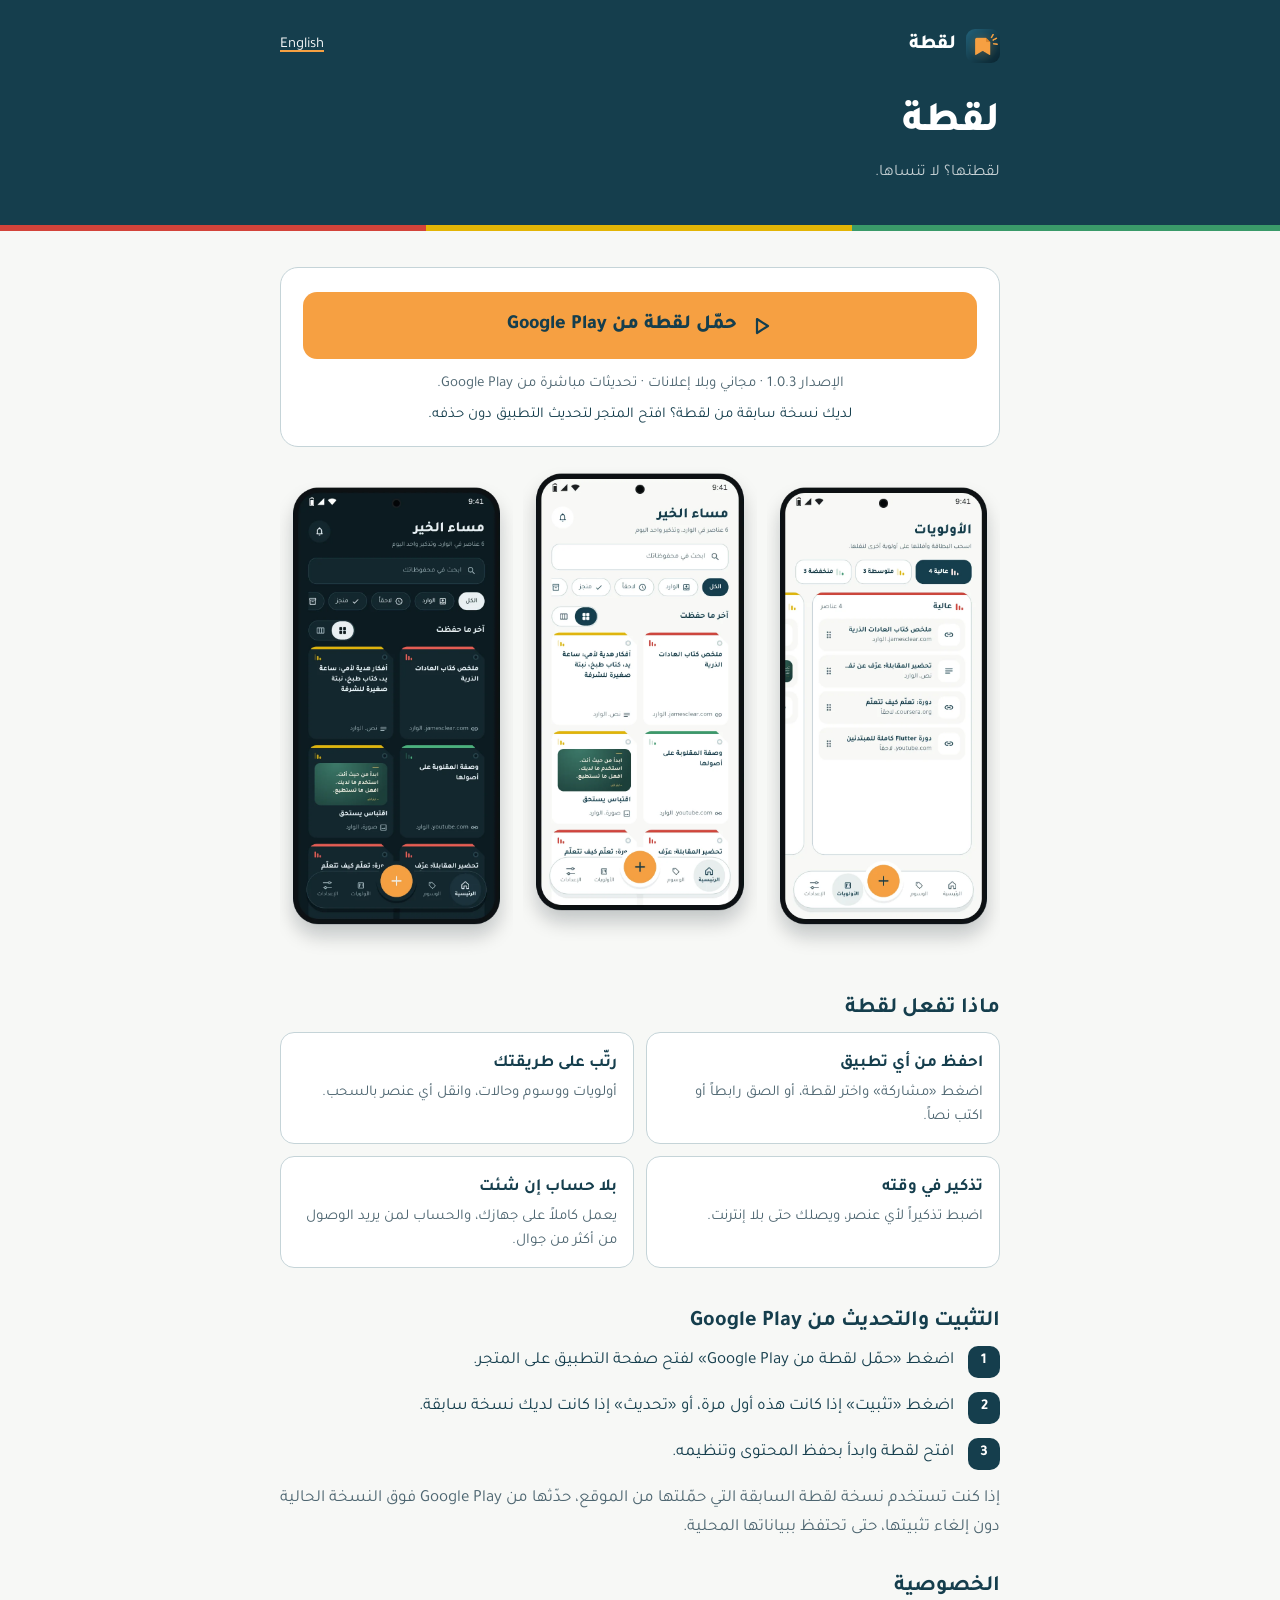
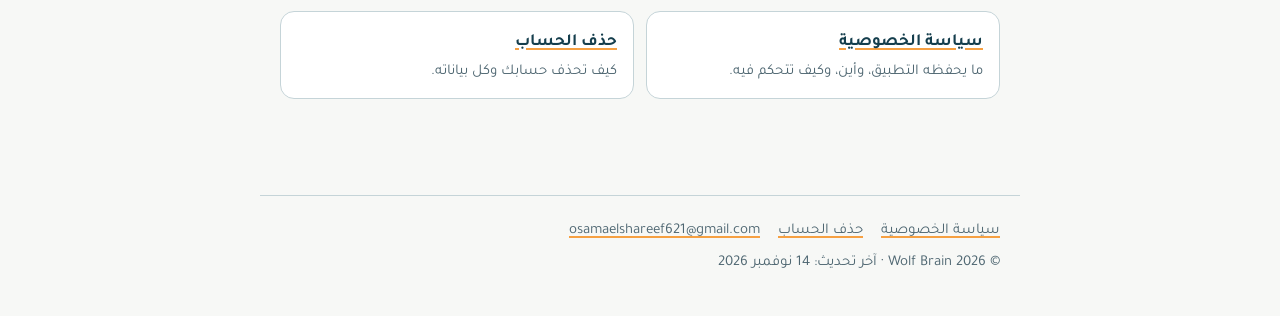
<file: index.html>
<!doctype html>
<html lang="ar" dir="rtl">
<head>
<meta charset="utf-8">
<meta name="viewport" content="width=device-width,initial-scale=1">
<title>لقطة · لقطة</title>
<link rel="icon" type="image/png" href="icon.png">
<link rel="apple-touch-icon" href="icon.png">
<meta name="description" content="لقطتها؟ لا تنساها.">
<meta property="og:type" content="website">
<meta property="og:site_name" content="لقطة">
<meta property="og:title" content="لقطة · لقطة">
<meta property="og:description" content="لقطتها؟ لا تنساها.">
<meta property="og:image" content="https://osamadev11.github.io/lukta-legal/og.png">
<meta property="og:image:width" content="1200">
<meta property="og:image:height" content="630">
<meta name="twitter:card" content="summary_large_image">
<link rel="preconnect" href="https://fonts.googleapis.com">
<link rel="preconnect" href="https://fonts.gstatic.com" crossorigin>
<link href="https://fonts.googleapis.com/css2?family=Tajawal:wght@400;500;700;800&display=swap" rel="stylesheet">
<link rel="stylesheet" href="style.css">
</head>
<body>
<header class="hero">
  <div class="wrap">
    <div class="top">
      <a class="brand" href="index.html"><img class="mark" src="icon.png" alt="" width="34" height="34">لقطة</a>
      <span class="lang"><a href="index-en.html" hreflang="en">English</a></span>
    </div>
    <h1>لقطة</h1>
    <p class="sub">لقطتها؟ لا تنساها.</p>
  </div>
</header>
<main class="wrap">
<section class="dl" aria-label="تحميل التطبيق">
  <a class="btn" href="https://play.google.com/store/apps/details?id=com.wolfbrain.lukta"><svg viewBox="0 0 24 24" aria-hidden="true" fill="none" stroke="currentColor" stroke-width="2.2" stroke-linecap="round" stroke-linejoin="round"><path d="m8 5 11 7-11 7z"/></svg>حمّل لقطة من Google Play</a>
  <p class="meta">الإصدار 1.0.3 · مجاني وبلا إعلانات · تحديثات مباشرة من Google Play.</p>
  <p class="old">لديك نسخة سابقة من لقطة؟ افتح المتجر لتحديث التطبيق دون حذفه.</p>
</section>
<div class="shots"><img src="ar_light_priorities.webp" width="336" height="710" loading="lazy" alt="شاشة الأولويات"><img src="ar_light_home.webp" width="336" height="710" loading="lazy" alt="الشاشة الرئيسية"><img src="ar_dark_home.webp" width="336" height="710" loading="lazy" alt="الشاشة الرئيسية بالوضع الداكن"></div>
<section>
  <h2>ماذا تفعل لقطة</h2>
  <ul class="glance">
    <li><b>احفظ من أي تطبيق</b><span>اضغط «مشاركة» واختر لقطة، أو الصق رابطاً أو اكتب نصاً.</span></li>
    <li><b>رتّب على طريقتك</b><span>أولويات ووسوم وحالات، وانقل أي عنصر بالسحب.</span></li>
    <li><b>تذكير في وقته</b><span>اضبط تذكيراً لأي عنصر، ويصلك حتى بلا إنترنت.</span></li>
    <li><b>بلا حساب إن شئت</b><span>يعمل كاملاً على جهازك، والحساب لمن يريد الوصول من أكثر من جوال.</span></li>
  </ul>
</section>
<section>
  <h2>التثبيت والتحديث من Google Play</h2>
  <ol class="steps">
    <li>اضغط «حمّل لقطة من Google Play» لفتح صفحة التطبيق على المتجر.</li>
    <li>اضغط «تثبيت» إذا كانت هذه أول مرة، أو «تحديث» إذا كانت لديك نسخة سابقة.</li>
    <li>افتح لقطة وابدأ بحفظ المحتوى وتنظيمه.</li>
  </ol>
  <p class="muted">إذا كنت تستخدم نسخة لقطة السابقة التي حمّلتها من الموقع، حدّثها من Google Play فوق النسخة الحالية دون إلغاء تثبيتها، حتى تحتفظ ببياناتها المحلية.</p>
</section>
<section>
  <h2>الخصوصية</h2>
  <ul class="glance">
    <li><b><a href="privacy.html">سياسة الخصوصية</a></b><span>ما يحفظه التطبيق، وأين، وكيف تتحكم فيه.</span></li>
    <li><b><a href="delete-account.html">حذف الحساب</a></b><span>كيف تحذف حسابك وكل بياناته.</span></li>
  </ul>
</section>
</main>
<footer class="wrap">
  <nav><a href="privacy.html">سياسة الخصوصية</a><a href="delete-account.html">حذف الحساب</a><a class="ltr" href="mailto:osamaelshareef621@gmail.com">osamaelshareef621@gmail.com</a></nav>
  © 2026 Wolf Brain · آخر تحديث: 14 نوفمبر 2026
</footer>
</body>
</html>
</file>
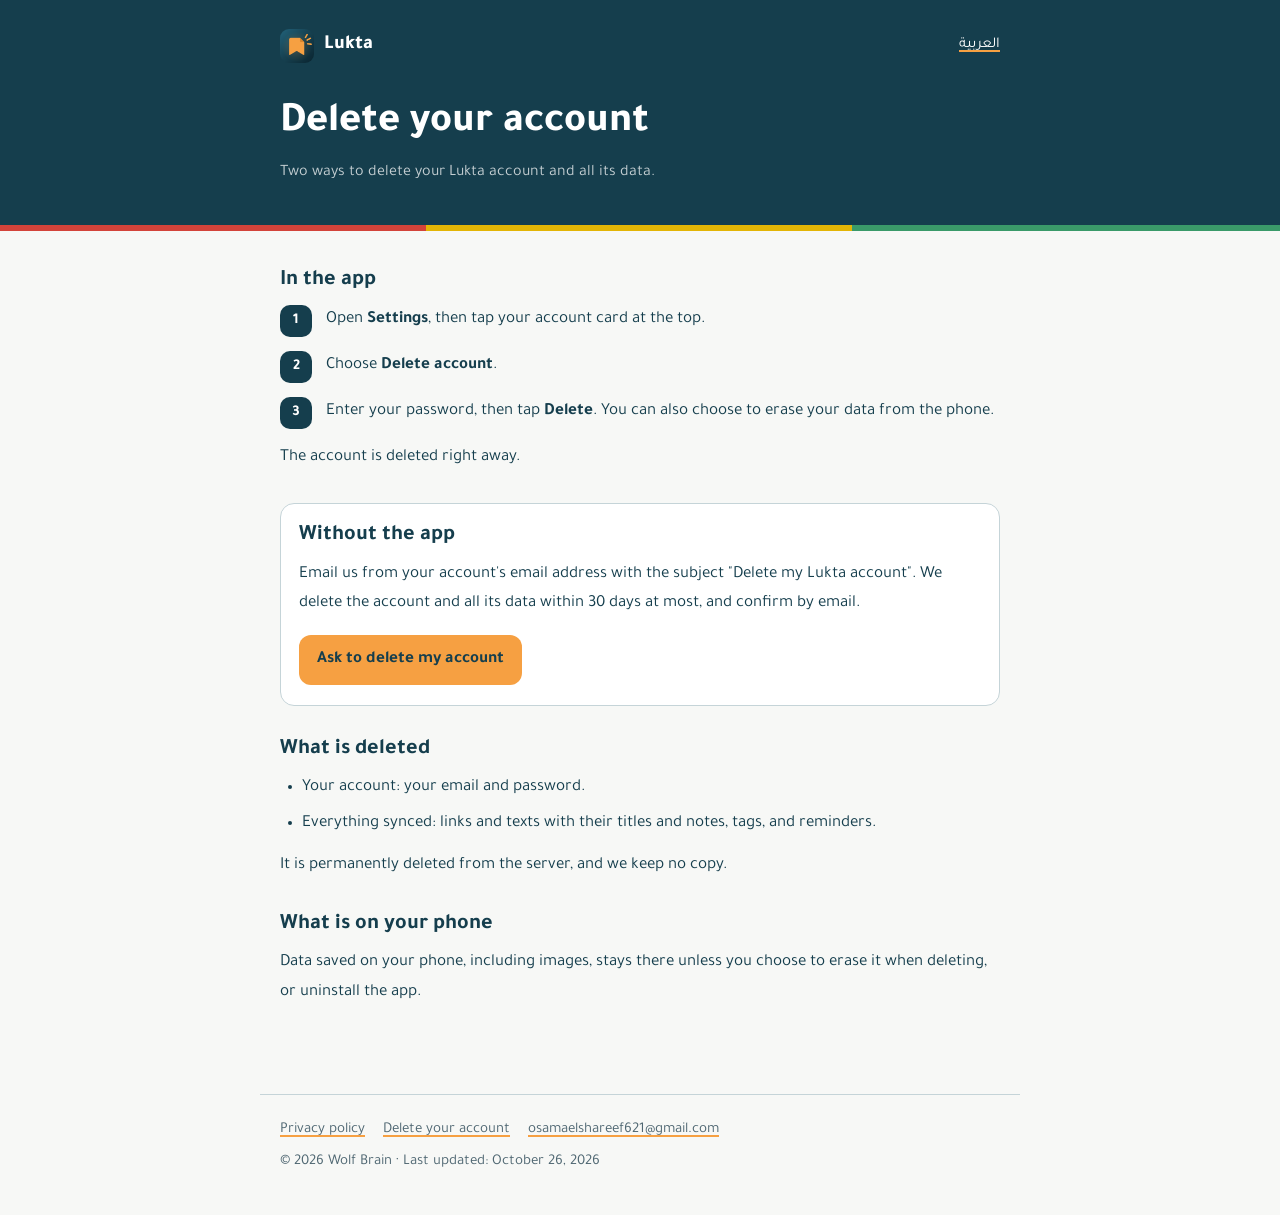
<file: delete-account-en.html>
<!doctype html>
<html lang="en" dir="ltr">
<head>
<meta charset="utf-8">
<meta name="viewport" content="width=device-width,initial-scale=1">
<title>Delete your account · Lukta</title>
<link rel="icon" type="image/png" href="icon.png">
<link rel="apple-touch-icon" href="icon.png">
<meta name="description" content="Two ways to delete your Lukta account and all its data.">
<meta property="og:type" content="website">
<meta property="og:site_name" content="Lukta">
<meta property="og:title" content="Delete your account · Lukta">
<meta property="og:description" content="Two ways to delete your Lukta account and all its data.">
<meta property="og:image" content="https://osamadev11.github.io/lukta-legal/og.png">
<meta property="og:image:width" content="1200">
<meta property="og:image:height" content="630">
<meta name="twitter:card" content="summary_large_image">
<link rel="preconnect" href="https://fonts.googleapis.com">
<link rel="preconnect" href="https://fonts.gstatic.com" crossorigin>
<link href="https://fonts.googleapis.com/css2?family=Tajawal:wght@400;500;700;800&display=swap" rel="stylesheet">
<link rel="stylesheet" href="style.css">
</head>
<body>
<header class="hero">
  <div class="wrap">
    <div class="top">
      <a class="brand" href="index-en.html"><img class="mark" src="icon.png" alt="" width="34" height="34">Lukta</a>
      <span class="lang"><a href="delete-account.html" hreflang="ar">العربية</a></span>
    </div>
    <h1>Delete your account</h1>
    <p class="sub">Two ways to delete your Lukta account and all its data.</p>
  </div>
</header>
<main class="wrap">
<section>
  <h2>In the app</h2>
  <ol class="steps">
    <li>Open <b>Settings</b>, then tap your account card at the top.</li>
    <li>Choose <b>Delete account</b>.</li>
    <li>Enter your password, then tap <b>Delete</b>. You can also choose to erase your data from the phone.</li>
  </ol>
  <p>The account is deleted right away.</p>
</section>

<section class="card">
  <h2>Without the app</h2>
  <p>Email us from your account's email address with the subject "Delete my Lukta account". We delete the account and all its data within 30 days at most, and confirm by email.</p>
  <a class="mail" href="mailto:osamaelshareef621@gmail.com?subject=Delete%20my%20Lukta%20account">Ask to delete my account</a>
</section>

<section>
  <h2>What is deleted</h2>
  <ul class="list">
    <li>Your account: your email and password.</li>
    <li>Everything synced: links and texts with their titles and notes, tags, and reminders.</li>
  </ul>
  <p>It is permanently deleted from the server, and we keep no copy.</p>
</section>

<section>
  <h2>What is on your phone</h2>
  <p>Data saved on your phone, including images, stays there unless you choose to erase it when deleting, or uninstall the app.</p>
</section>
</main>
<footer class="wrap">
  <nav><a href="privacy-en.html">Privacy policy</a><a href="delete-account-en.html">Delete your account</a><a class="ltr" href="mailto:osamaelshareef621@gmail.com">osamaelshareef621@gmail.com</a></nav>
  © 2026 Wolf Brain · Last updated: October 26, 2026
</footer>
</body>
</html>
</file>
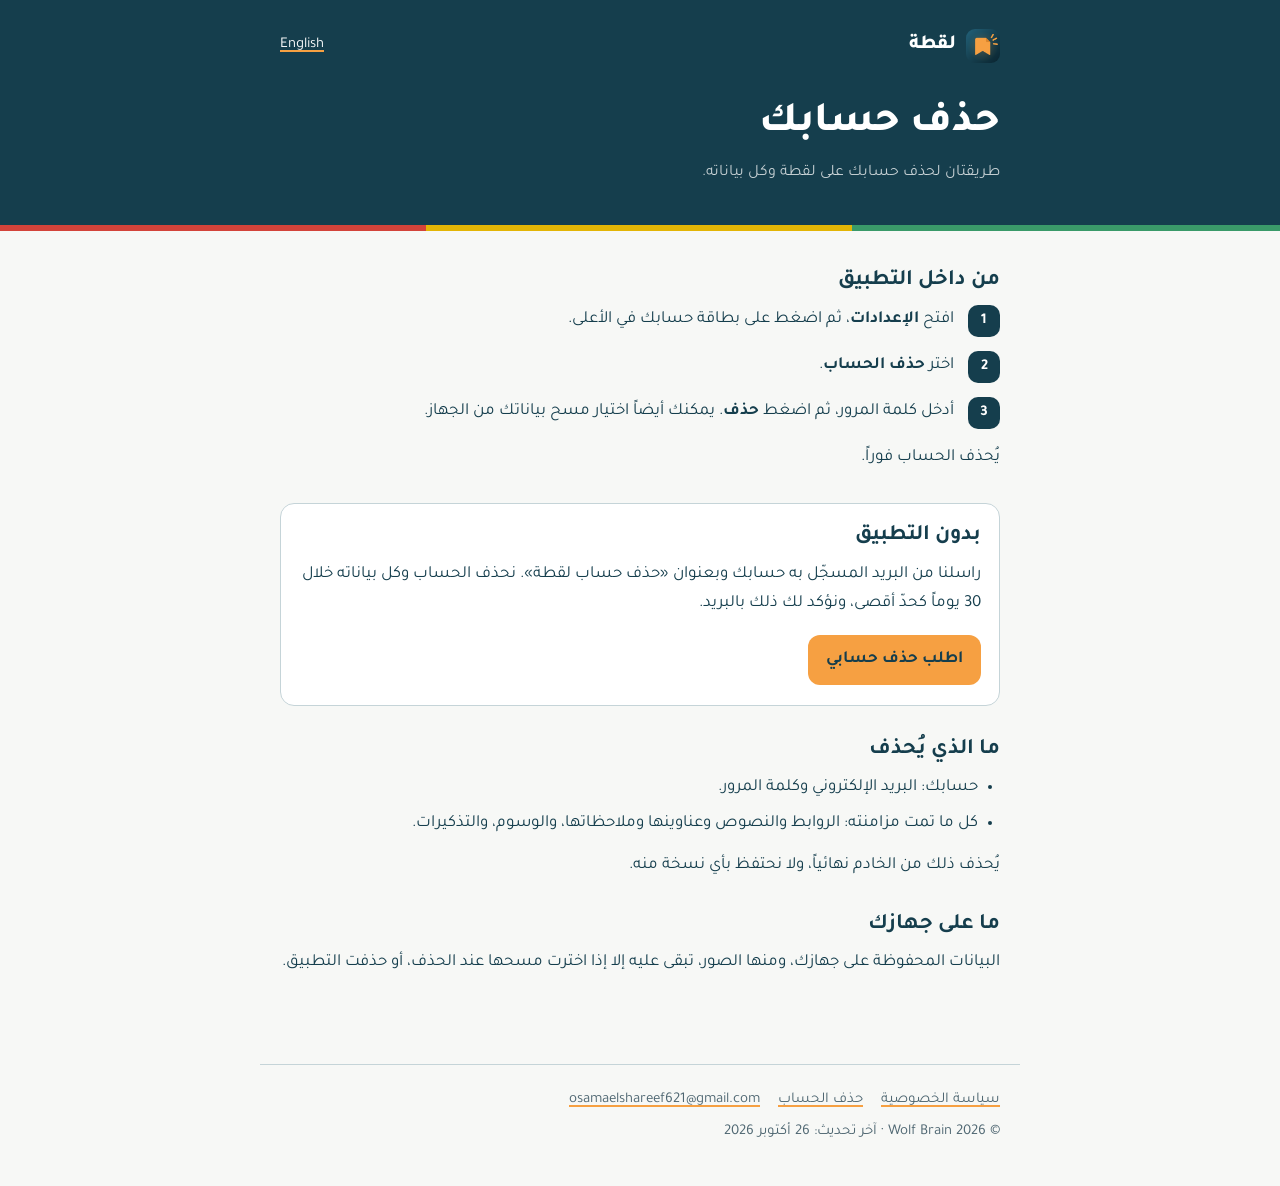
<file: delete-account.html>
<!doctype html>
<html lang="ar" dir="rtl">
<head>
<meta charset="utf-8">
<meta name="viewport" content="width=device-width,initial-scale=1">
<title>حذف حسابك · لقطة</title>
<link rel="icon" type="image/png" href="icon.png">
<link rel="apple-touch-icon" href="icon.png">
<meta name="description" content="طريقتان لحذف حسابك على لقطة وكل بياناته.">
<meta property="og:type" content="website">
<meta property="og:site_name" content="لقطة">
<meta property="og:title" content="حذف حسابك · لقطة">
<meta property="og:description" content="طريقتان لحذف حسابك على لقطة وكل بياناته.">
<meta property="og:image" content="https://osamadev11.github.io/lukta-legal/og.png">
<meta property="og:image:width" content="1200">
<meta property="og:image:height" content="630">
<meta name="twitter:card" content="summary_large_image">
<link rel="preconnect" href="https://fonts.googleapis.com">
<link rel="preconnect" href="https://fonts.gstatic.com" crossorigin>
<link href="https://fonts.googleapis.com/css2?family=Tajawal:wght@400;500;700;800&display=swap" rel="stylesheet">
<link rel="stylesheet" href="style.css">
</head>
<body>
<header class="hero">
  <div class="wrap">
    <div class="top">
      <a class="brand" href="index.html"><img class="mark" src="icon.png" alt="" width="34" height="34">لقطة</a>
      <span class="lang"><a href="delete-account-en.html" hreflang="en">English</a></span>
    </div>
    <h1>حذف حسابك</h1>
    <p class="sub">طريقتان لحذف حسابك على لقطة وكل بياناته.</p>
  </div>
</header>
<main class="wrap">
<section>
  <h2>من داخل التطبيق</h2>
  <ol class="steps">
    <li>افتح <b>الإعدادات</b>، ثم اضغط على بطاقة حسابك في الأعلى.</li>
    <li>اختر <b>حذف الحساب</b>.</li>
    <li>أدخل كلمة المرور، ثم اضغط <b>حذف</b>. يمكنك أيضاً اختيار مسح بياناتك من الجهاز.</li>
  </ol>
  <p>يُحذف الحساب فوراً.</p>
</section>

<section class="card">
  <h2>بدون التطبيق</h2>
  <p>راسلنا من البريد المسجّل به حسابك وبعنوان «حذف حساب لقطة». نحذف الحساب وكل بياناته خلال 30 يوماً كحدّ أقصى، ونؤكد لك ذلك بالبريد.</p>
  <a class="mail" href="mailto:osamaelshareef621@gmail.com?subject=%D8%AD%D8%B0%D9%81%20%D8%AD%D8%B3%D8%A7%D8%A8%20%D9%84%D9%82%D8%B7%D8%A9">اطلب حذف حسابي</a>
</section>

<section>
  <h2>ما الذي يُحذف</h2>
  <ul class="list">
    <li>حسابك: البريد الإلكتروني وكلمة المرور.</li>
    <li>كل ما تمت مزامنته: الروابط والنصوص وعناوينها وملاحظاتها، والوسوم، والتذكيرات.</li>
  </ul>
  <p>يُحذف ذلك من الخادم نهائياً، ولا نحتفظ بأي نسخة منه.</p>
</section>

<section>
  <h2>ما على جهازك</h2>
  <p>البيانات المحفوظة على جهازك، ومنها الصور، تبقى عليه إلا إذا اخترت مسحها عند الحذف، أو حذفت التطبيق.</p>
</section>
</main>
<footer class="wrap">
  <nav><a href="privacy.html">سياسة الخصوصية</a><a href="delete-account.html">حذف الحساب</a><a class="ltr" href="mailto:osamaelshareef621@gmail.com">osamaelshareef621@gmail.com</a></nav>
  © 2026 Wolf Brain · آخر تحديث: 26 أكتوبر 2026
</footer>
</body>
</html>
</file>
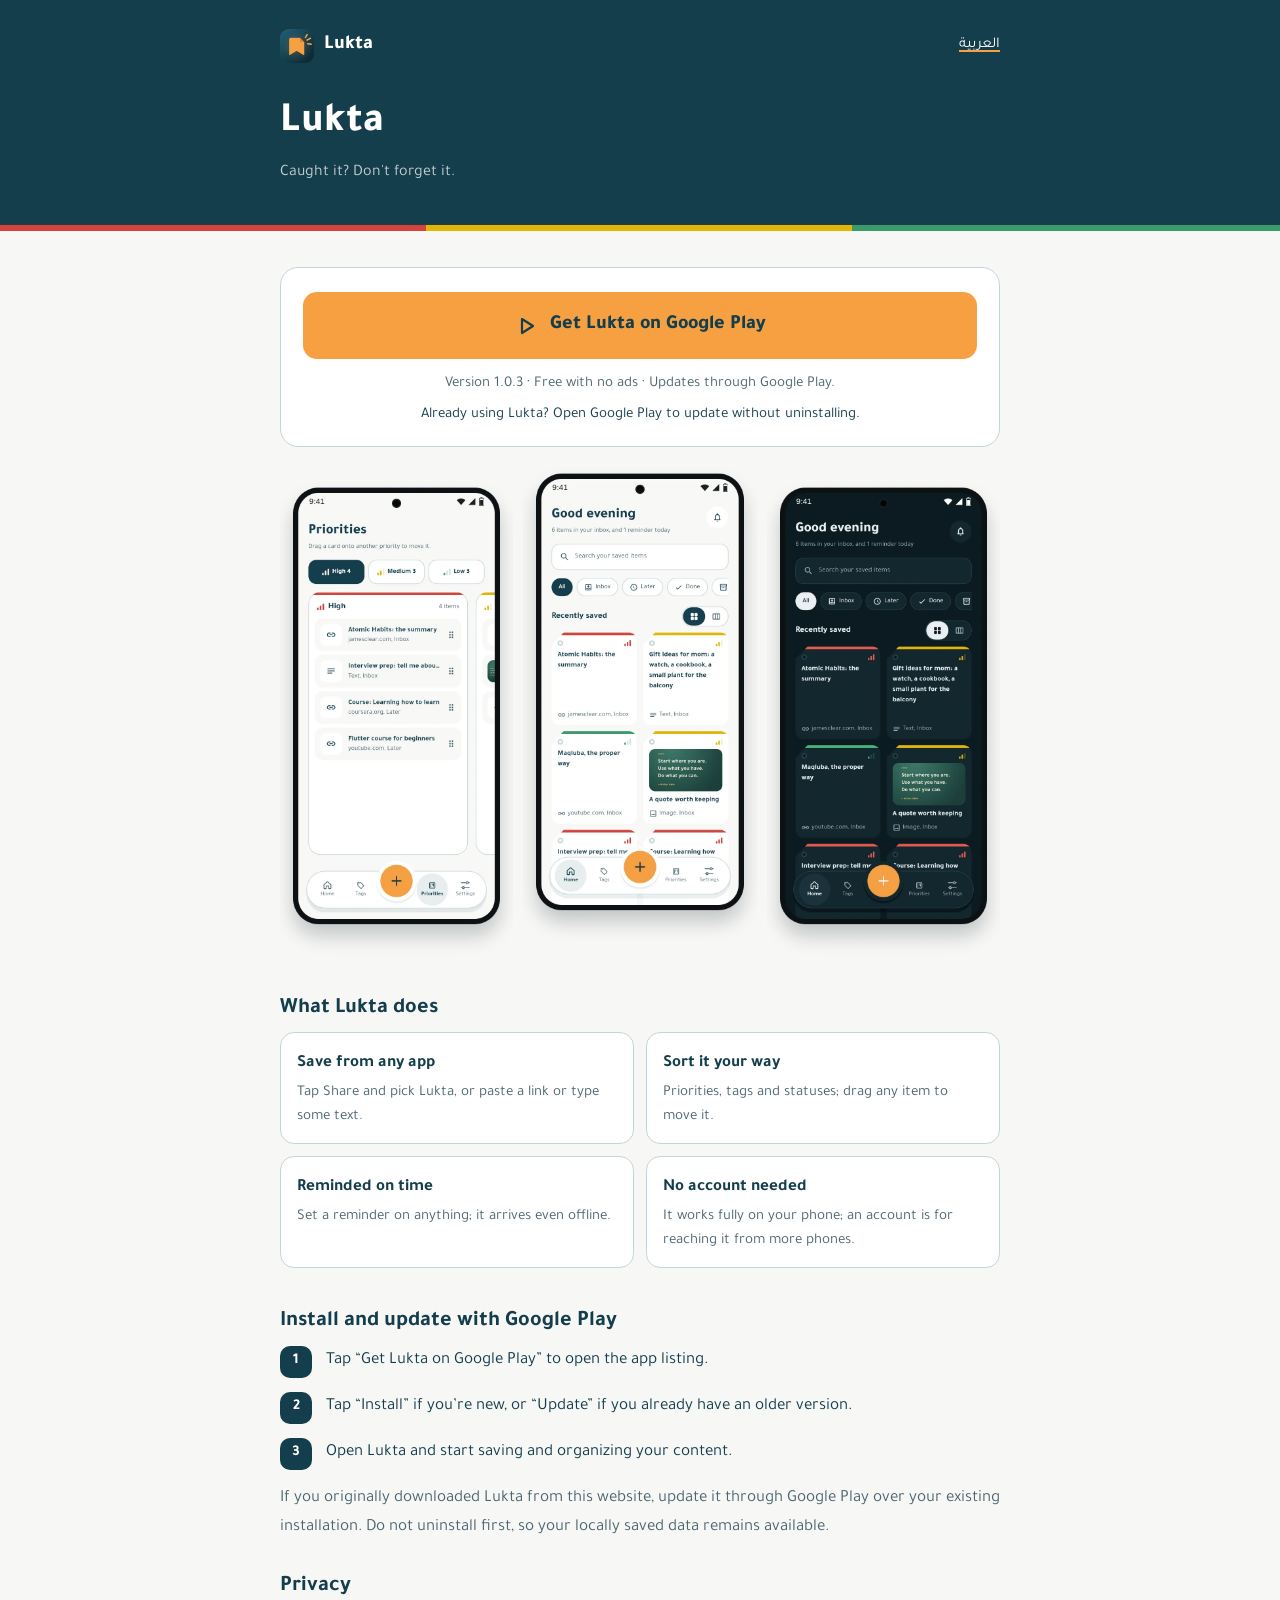
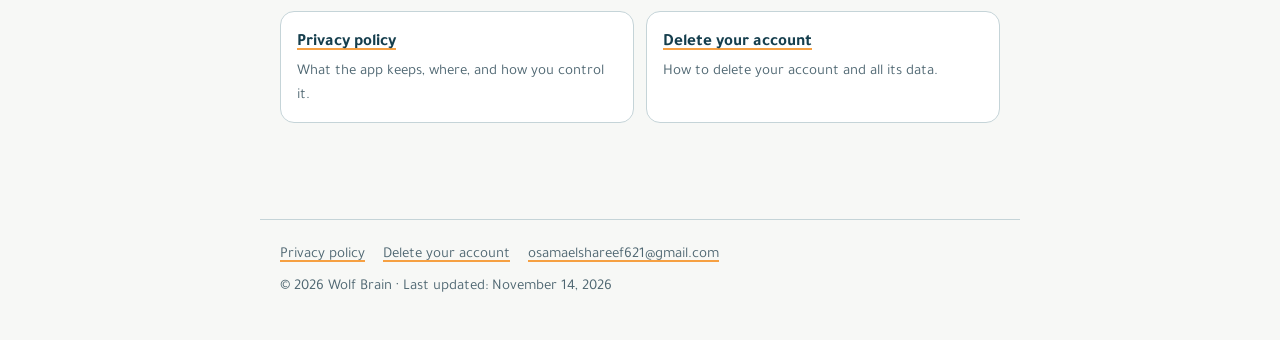
<file: index-en.html>
<!doctype html>
<html lang="en" dir="ltr">
<head>
<meta charset="utf-8">
<meta name="viewport" content="width=device-width,initial-scale=1">
<title>Lukta · Lukta</title>
<link rel="icon" type="image/png" href="icon.png">
<link rel="apple-touch-icon" href="icon.png">
<meta name="description" content="Caught it? Don&#x27;t forget it.">
<meta property="og:type" content="website">
<meta property="og:site_name" content="Lukta">
<meta property="og:title" content="Lukta · Lukta">
<meta property="og:description" content="Caught it? Don&#x27;t forget it.">
<meta property="og:image" content="https://osamadev11.github.io/lukta-legal/og.png">
<meta property="og:image:width" content="1200">
<meta property="og:image:height" content="630">
<meta name="twitter:card" content="summary_large_image">
<link rel="preconnect" href="https://fonts.googleapis.com">
<link rel="preconnect" href="https://fonts.gstatic.com" crossorigin>
<link href="https://fonts.googleapis.com/css2?family=Tajawal:wght@400;500;700;800&display=swap" rel="stylesheet">
<link rel="stylesheet" href="style.css">
</head>
<body>
<header class="hero">
  <div class="wrap">
    <div class="top">
      <a class="brand" href="index-en.html"><img class="mark" src="icon.png" alt="" width="34" height="34">Lukta</a>
      <span class="lang"><a href="index.html" hreflang="ar">العربية</a></span>
    </div>
    <h1>Lukta</h1>
    <p class="sub">Caught it? Don&#x27;t forget it.</p>
  </div>
</header>
<main class="wrap">
<section class="dl" aria-label="Get the app">
  <a class="btn" href="https://play.google.com/store/apps/details?id=com.wolfbrain.lukta"><svg viewBox="0 0 24 24" aria-hidden="true" fill="none" stroke="currentColor" stroke-width="2.2" stroke-linecap="round" stroke-linejoin="round"><path d="m8 5 11 7-11 7z"/></svg>Get Lukta on Google Play</a>
  <p class="meta">Version 1.0.3 · Free with no ads · Updates through Google Play.</p>
  <p class="old">Already using Lukta? Open Google Play to update without uninstalling.</p>
</section>
<div class="shots"><img src="en_light_priorities.webp" width="336" height="710" loading="lazy" alt="The Priorities screen"><img src="en_light_home.webp" width="336" height="710" loading="lazy" alt="The Home screen"><img src="en_dark_home.webp" width="336" height="710" loading="lazy" alt="The Home screen in dark mode"></div>
<section>
  <h2>What Lukta does</h2>
  <ul class="glance">
    <li><b>Save from any app</b><span>Tap Share and pick Lukta, or paste a link or type some text.</span></li>
    <li><b>Sort it your way</b><span>Priorities, tags and statuses; drag any item to move it.</span></li>
    <li><b>Reminded on time</b><span>Set a reminder on anything; it arrives even offline.</span></li>
    <li><b>No account needed</b><span>It works fully on your phone; an account is for reaching it from more phones.</span></li>
  </ul>
</section>
<section>
  <h2>Install and update with Google Play</h2>
  <ol class="steps">
    <li>Tap “Get Lukta on Google Play” to open the app listing.</li>
    <li>Tap “Install” if you’re new, or “Update” if you already have an older version.</li>
    <li>Open Lukta and start saving and organizing your content.</li>
  </ol>
  <p class="muted">If you originally downloaded Lukta from this website, update it through Google Play over your existing installation. Do not uninstall first, so your locally saved data remains available.</p>
</section>
<section>
  <h2>Privacy</h2>
  <ul class="glance">
    <li><b><a href="privacy-en.html">Privacy policy</a></b><span>What the app keeps, where, and how you control it.</span></li>
    <li><b><a href="delete-account-en.html">Delete your account</a></b><span>How to delete your account and all its data.</span></li>
  </ul>
</section>
</main>
<footer class="wrap">
  <nav><a href="privacy-en.html">Privacy policy</a><a href="delete-account-en.html">Delete your account</a><a class="ltr" href="mailto:osamaelshareef621@gmail.com">osamaelshareef621@gmail.com</a></nav>
  © 2026 Wolf Brain · Last updated: November 14, 2026
</footer>
</body>
</html>
</file>
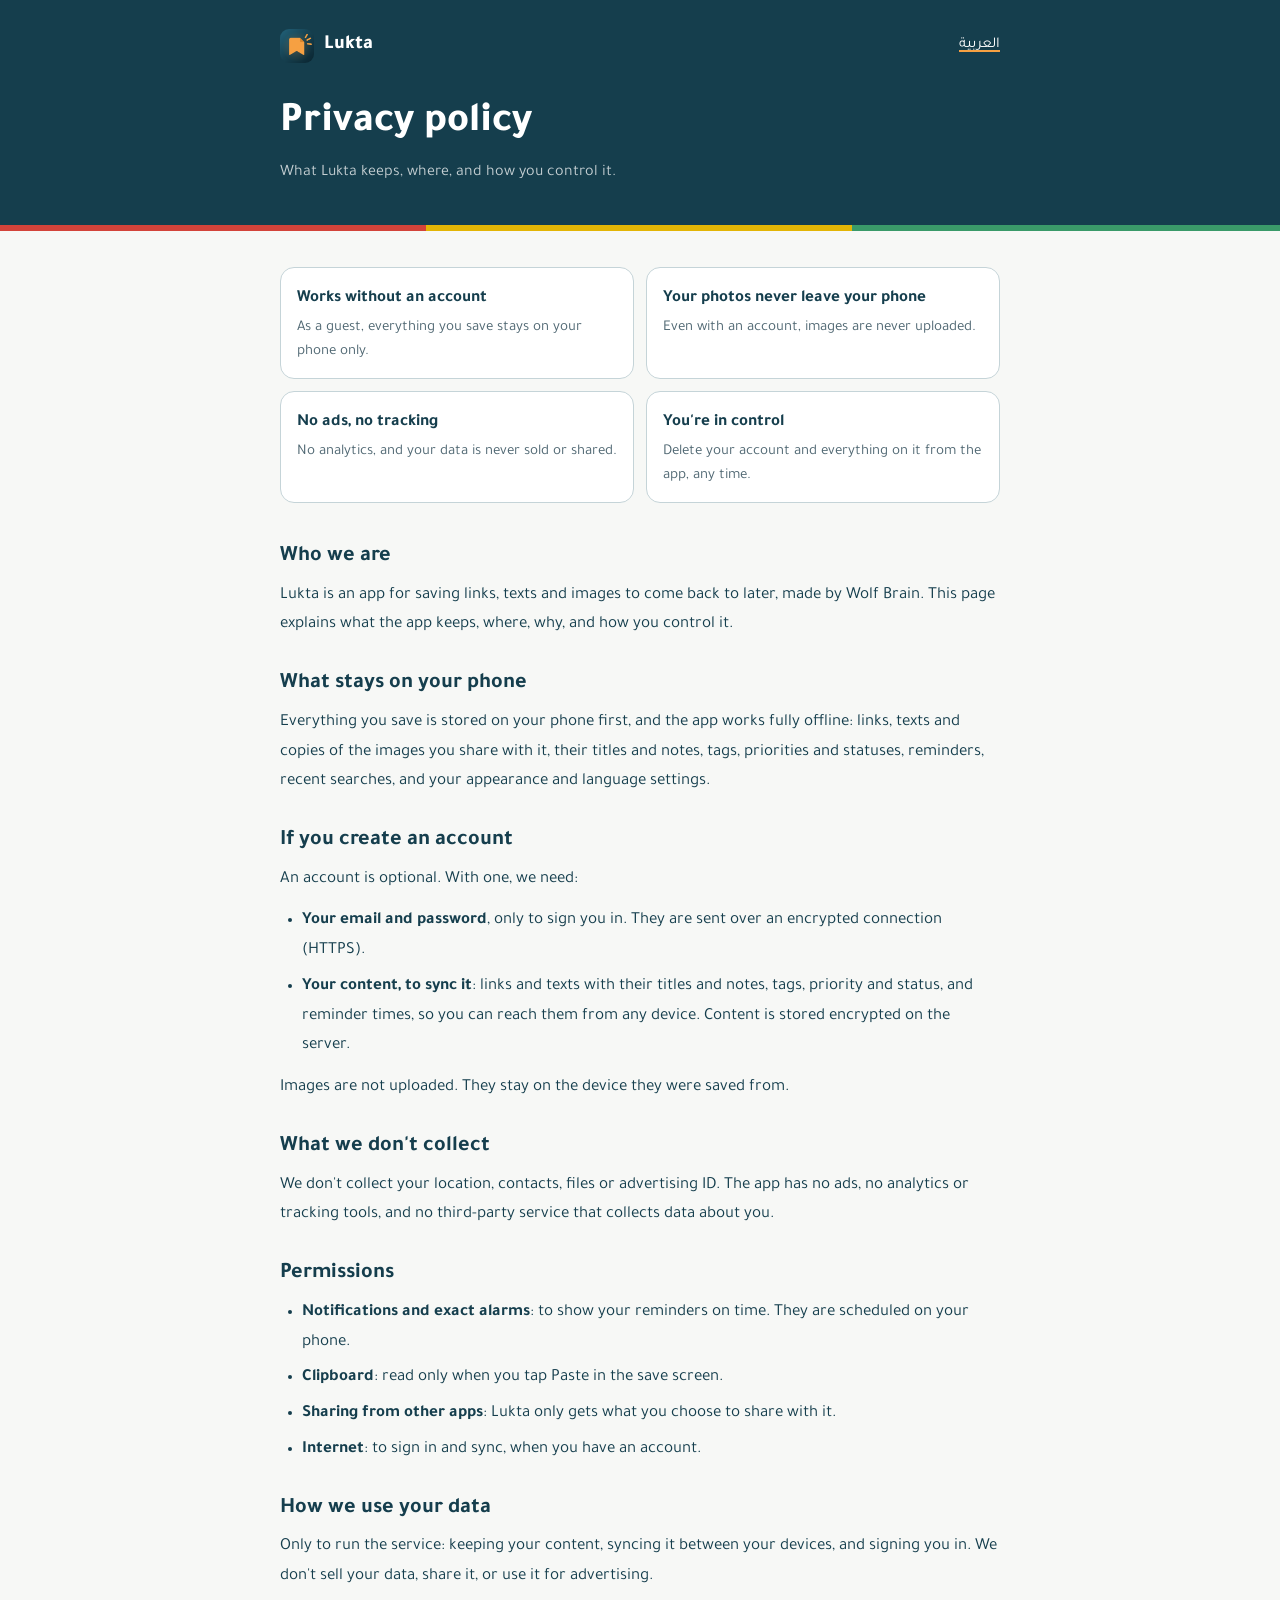
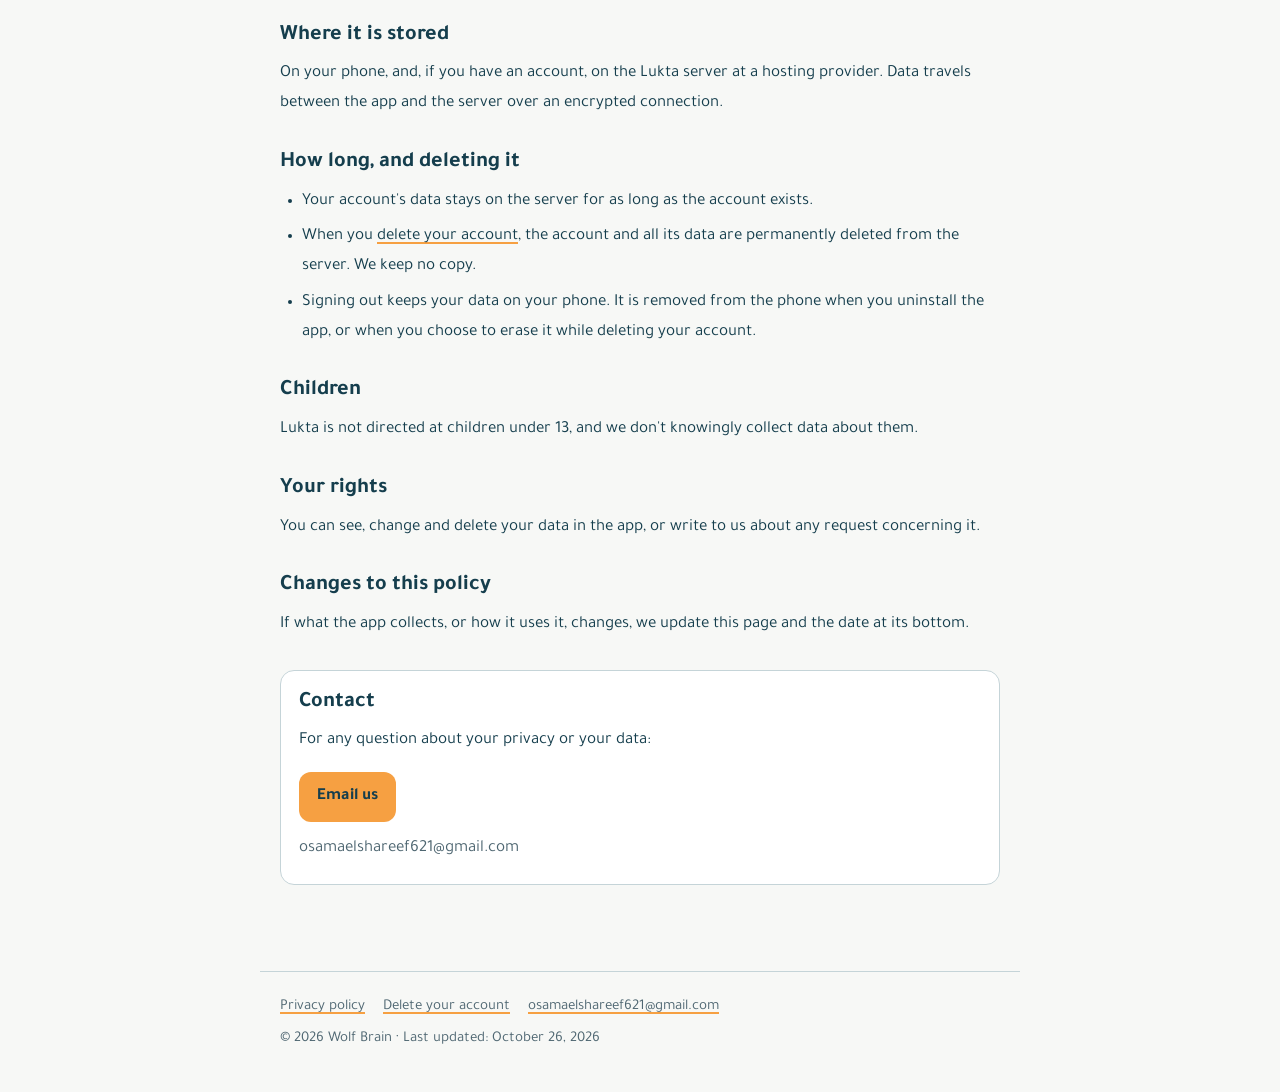
<file: privacy-en.html>
<!doctype html>
<html lang="en" dir="ltr">
<head>
<meta charset="utf-8">
<meta name="viewport" content="width=device-width,initial-scale=1">
<title>Privacy policy · Lukta</title>
<link rel="icon" type="image/png" href="icon.png">
<link rel="apple-touch-icon" href="icon.png">
<meta name="description" content="What Lukta keeps, where, and how you control it.">
<meta property="og:type" content="website">
<meta property="og:site_name" content="Lukta">
<meta property="og:title" content="Privacy policy · Lukta">
<meta property="og:description" content="What Lukta keeps, where, and how you control it.">
<meta property="og:image" content="https://osamadev11.github.io/lukta-legal/og.png">
<meta property="og:image:width" content="1200">
<meta property="og:image:height" content="630">
<meta name="twitter:card" content="summary_large_image">
<link rel="preconnect" href="https://fonts.googleapis.com">
<link rel="preconnect" href="https://fonts.gstatic.com" crossorigin>
<link href="https://fonts.googleapis.com/css2?family=Tajawal:wght@400;500;700;800&display=swap" rel="stylesheet">
<link rel="stylesheet" href="style.css">
</head>
<body>
<header class="hero">
  <div class="wrap">
    <div class="top">
      <a class="brand" href="index-en.html"><img class="mark" src="icon.png" alt="" width="34" height="34">Lukta</a>
      <span class="lang"><a href="privacy.html" hreflang="ar">العربية</a></span>
    </div>
    <h1>Privacy policy</h1>
    <p class="sub">What Lukta keeps, where, and how you control it.</p>
  </div>
</header>
<main class="wrap">
<ul class="glance">
  <li><b>Works without an account</b><span>As a guest, everything you save stays on your phone only.</span></li>
  <li><b>Your photos never leave your phone</b><span>Even with an account, images are never uploaded.</span></li>
  <li><b>No ads, no tracking</b><span>No analytics, and your data is never sold or shared.</span></li>
  <li><b>You're in control</b><span>Delete your account and everything on it from the app, any time.</span></li>
</ul>

<section>
  <h2>Who we are</h2>
  <p>Lukta is an app for saving links, texts and images to come back to later, made by Wolf Brain. This page explains what the app keeps, where, why, and how you control it.</p>
</section>

<section>
  <h2>What stays on your phone</h2>
  <p>Everything you save is stored on your phone first, and the app works fully offline: links, texts and copies of the images you share with it, their titles and notes, tags, priorities and statuses, reminders, recent searches, and your appearance and language settings.</p>
</section>

<section>
  <h2>If you create an account</h2>
  <p>An account is optional. With one, we need:</p>
  <ul class="list">
    <li><b>Your email and password</b>, only to sign you in. They are sent over an encrypted connection (HTTPS).</li>
    <li><b>Your content, to sync it</b>: links and texts with their titles and notes, tags, priority and status, and reminder times, so you can reach them from any device. Content is stored encrypted on the server.</li>
  </ul>
  <p>Images are not uploaded. They stay on the device they were saved from.</p>
</section>

<section>
  <h2>What we don't collect</h2>
  <p>We don't collect your location, contacts, files or advertising ID. The app has no ads, no analytics or tracking tools, and no third-party service that collects data about you.</p>
</section>

<section>
  <h2>Permissions</h2>
  <ul class="list">
    <li><b>Notifications and exact alarms</b>: to show your reminders on time. They are scheduled on your phone.</li>
    <li><b>Clipboard</b>: read only when you tap Paste in the save screen.</li>
    <li><b>Sharing from other apps</b>: Lukta only gets what you choose to share with it.</li>
    <li><b>Internet</b>: to sign in and sync, when you have an account.</li>
  </ul>
</section>

<section>
  <h2>How we use your data</h2>
  <p>Only to run the service: keeping your content, syncing it between your devices, and signing you in. We don't sell your data, share it, or use it for advertising.</p>
</section>

<section>
  <h2>Where it is stored</h2>
  <p>On your phone, and, if you have an account, on the Lukta server at a hosting provider. Data travels between the app and the server over an encrypted connection.</p>
</section>

<section>
  <h2>How long, and deleting it</h2>
  <ul class="list">
    <li>Your account's data stays on the server for as long as the account exists.</li>
    <li>When you <a href="delete-account-en.html">delete your account</a>, the account and all its data are permanently deleted from the server. We keep no copy.</li>
    <li>Signing out keeps your data on your phone. It is removed from the phone when you uninstall the app, or when you choose to erase it while deleting your account.</li>
  </ul>
</section>

<section>
  <h2>Children</h2>
  <p>Lukta is not directed at children under 13, and we don't knowingly collect data about them.</p>
</section>

<section>
  <h2>Your rights</h2>
  <p>You can see, change and delete your data in the app, or write to us about any request concerning it.</p>
</section>

<section>
  <h2>Changes to this policy</h2>
  <p>If what the app collects, or how it uses it, changes, we update this page and the date at its bottom.</p>
</section>

<section class="card">
  <h2>Contact</h2>
  <p>For any question about your privacy or your data:</p>
  <a class="mail" href="mailto:osamaelshareef621@gmail.com?subject=Lukta%20%E2%80%94%20Privacy">Email us</a>
  <p class="muted ltr">osamaelshareef621@gmail.com</p>
</section>
</main>
<footer class="wrap">
  <nav><a href="privacy-en.html">Privacy policy</a><a href="delete-account-en.html">Delete your account</a><a class="ltr" href="mailto:osamaelshareef621@gmail.com">osamaelshareef621@gmail.com</a></nav>
  © 2026 Wolf Brain · Last updated: October 26, 2026
</footer>
</body>
</html>
</file>
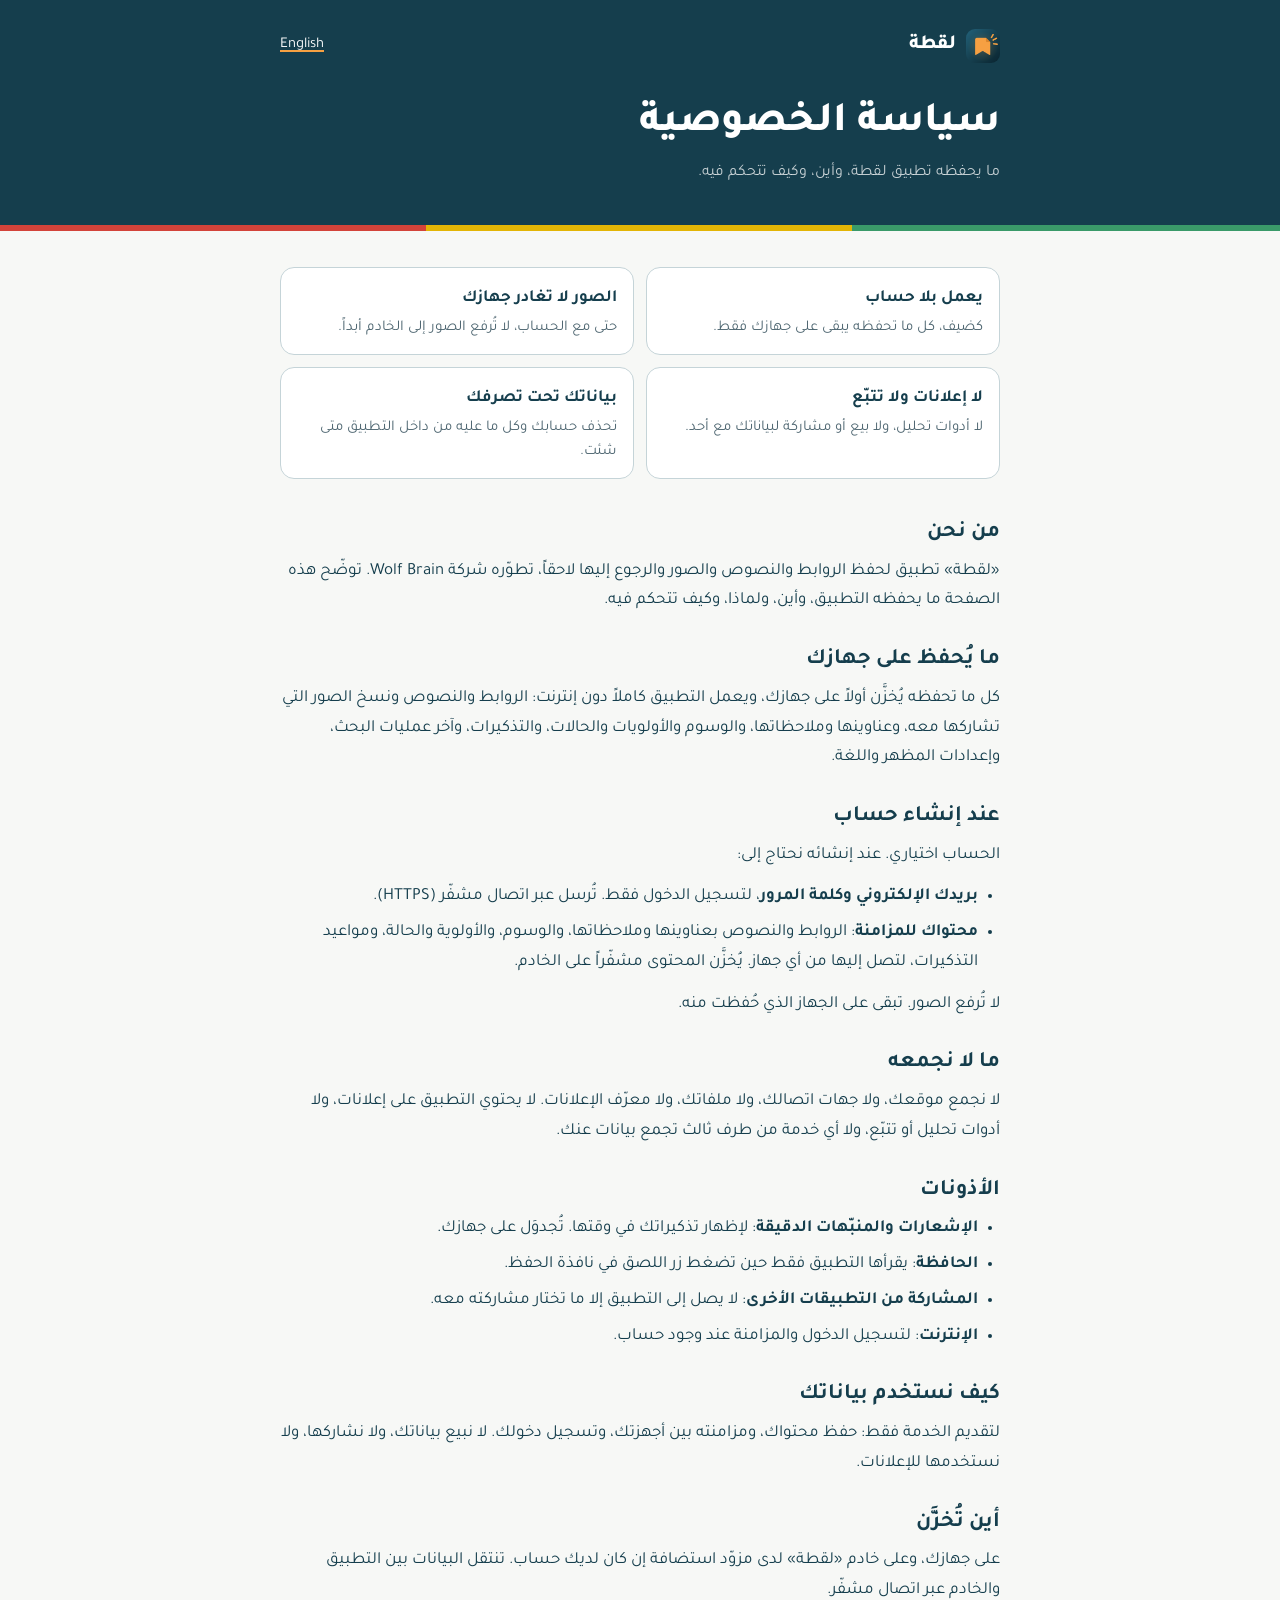
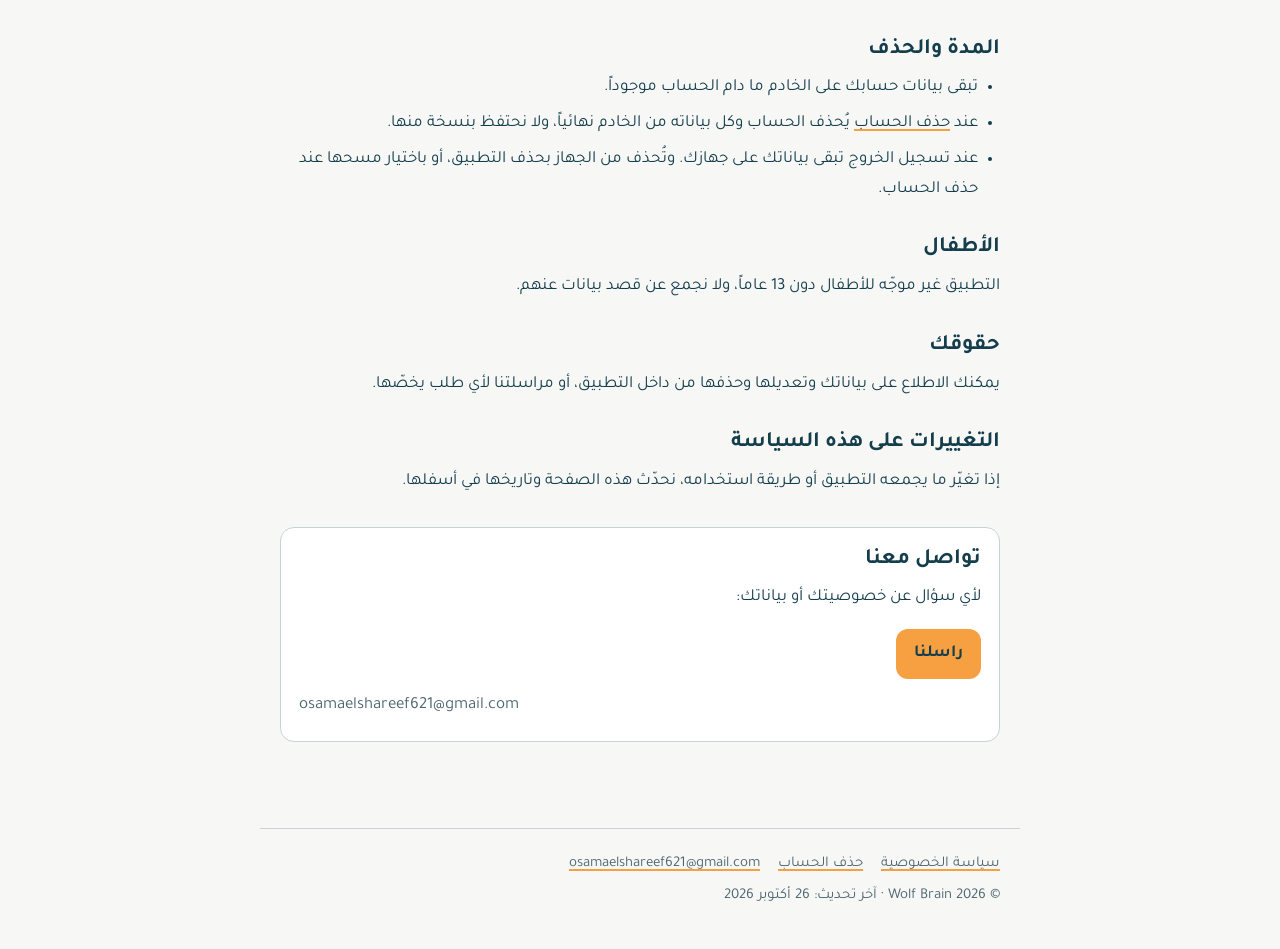
<file: privacy.html>
<!doctype html>
<html lang="ar" dir="rtl">
<head>
<meta charset="utf-8">
<meta name="viewport" content="width=device-width,initial-scale=1">
<title>سياسة الخصوصية · لقطة</title>
<link rel="icon" type="image/png" href="icon.png">
<link rel="apple-touch-icon" href="icon.png">
<meta name="description" content="ما يحفظه تطبيق لقطة، وأين، وكيف تتحكم فيه.">
<meta property="og:type" content="website">
<meta property="og:site_name" content="لقطة">
<meta property="og:title" content="سياسة الخصوصية · لقطة">
<meta property="og:description" content="ما يحفظه تطبيق لقطة، وأين، وكيف تتحكم فيه.">
<meta property="og:image" content="https://osamadev11.github.io/lukta-legal/og.png">
<meta property="og:image:width" content="1200">
<meta property="og:image:height" content="630">
<meta name="twitter:card" content="summary_large_image">
<link rel="preconnect" href="https://fonts.googleapis.com">
<link rel="preconnect" href="https://fonts.gstatic.com" crossorigin>
<link href="https://fonts.googleapis.com/css2?family=Tajawal:wght@400;500;700;800&display=swap" rel="stylesheet">
<link rel="stylesheet" href="style.css">
</head>
<body>
<header class="hero">
  <div class="wrap">
    <div class="top">
      <a class="brand" href="index.html"><img class="mark" src="icon.png" alt="" width="34" height="34">لقطة</a>
      <span class="lang"><a href="privacy-en.html" hreflang="en">English</a></span>
    </div>
    <h1>سياسة الخصوصية</h1>
    <p class="sub">ما يحفظه تطبيق لقطة، وأين، وكيف تتحكم فيه.</p>
  </div>
</header>
<main class="wrap">
<ul class="glance">
  <li><b>يعمل بلا حساب</b><span>كضيف، كل ما تحفظه يبقى على جهازك فقط.</span></li>
  <li><b>الصور لا تغادر جهازك</b><span>حتى مع الحساب، لا تُرفع الصور إلى الخادم أبداً.</span></li>
  <li><b>لا إعلانات ولا تتبّع</b><span>لا أدوات تحليل، ولا بيع أو مشاركة لبياناتك مع أحد.</span></li>
  <li><b>بياناتك تحت تصرفك</b><span>تحذف حسابك وكل ما عليه من داخل التطبيق متى شئت.</span></li>
</ul>

<section>
  <h2>من نحن</h2>
  <p>«لقطة» تطبيق لحفظ الروابط والنصوص والصور والرجوع إليها لاحقاً، تطوّره شركة Wolf Brain. توضّح هذه الصفحة ما يحفظه التطبيق، وأين، ولماذا، وكيف تتحكم فيه.</p>
</section>

<section>
  <h2>ما يُحفظ على جهازك</h2>
  <p>كل ما تحفظه يُخزَّن أولاً على جهازك، ويعمل التطبيق كاملاً دون إنترنت: الروابط والنصوص ونسخ الصور التي تشاركها معه، وعناوينها وملاحظاتها، والوسوم والأولويات والحالات، والتذكيرات، وآخر عمليات البحث، وإعدادات المظهر واللغة.</p>
</section>

<section>
  <h2>عند إنشاء حساب</h2>
  <p>الحساب اختياري. عند إنشائه نحتاج إلى:</p>
  <ul class="list">
    <li><b>بريدك الإلكتروني وكلمة المرور</b>، لتسجيل الدخول فقط. تُرسل عبر اتصال مشفّر (HTTPS).</li>
    <li><b>محتواك للمزامنة</b>: الروابط والنصوص بعناوينها وملاحظاتها، والوسوم، والأولوية والحالة، ومواعيد التذكيرات، لتصل إليها من أي جهاز. يُخزَّن المحتوى مشفّراً على الخادم.</li>
  </ul>
  <p>لا تُرفع الصور. تبقى على الجهاز الذي حُفظت منه.</p>
</section>

<section>
  <h2>ما لا نجمعه</h2>
  <p>لا نجمع موقعك، ولا جهات اتصالك، ولا ملفاتك، ولا معرّف الإعلانات. لا يحتوي التطبيق على إعلانات، ولا أدوات تحليل أو تتبّع، ولا أي خدمة من طرف ثالث تجمع بيانات عنك.</p>
</section>

<section>
  <h2>الأذونات</h2>
  <ul class="list">
    <li><b>الإشعارات والمنبّهات الدقيقة</b>: لإظهار تذكيراتك في وقتها. تُجدوَل على جهازك.</li>
    <li><b>الحافظة</b>: يقرأها التطبيق فقط حين تضغط زر اللصق في نافذة الحفظ.</li>
    <li><b>المشاركة من التطبيقات الأخرى</b>: لا يصل إلى التطبيق إلا ما تختار مشاركته معه.</li>
    <li><b>الإنترنت</b>: لتسجيل الدخول والمزامنة عند وجود حساب.</li>
  </ul>
</section>

<section>
  <h2>كيف نستخدم بياناتك</h2>
  <p>لتقديم الخدمة فقط: حفظ محتواك، ومزامنته بين أجهزتك، وتسجيل دخولك. لا نبيع بياناتك، ولا نشاركها، ولا نستخدمها للإعلانات.</p>
</section>

<section>
  <h2>أين تُخزَّن</h2>
  <p>على جهازك، وعلى خادم «لقطة» لدى مزوّد استضافة إن كان لديك حساب. تنتقل البيانات بين التطبيق والخادم عبر اتصال مشفّر.</p>
</section>

<section>
  <h2>المدة والحذف</h2>
  <ul class="list">
    <li>تبقى بيانات حسابك على الخادم ما دام الحساب موجوداً.</li>
    <li>عند <a href="delete-account.html">حذف الحساب</a> يُحذف الحساب وكل بياناته من الخادم نهائياً، ولا نحتفظ بنسخة منها.</li>
    <li>عند تسجيل الخروج تبقى بياناتك على جهازك. وتُحذف من الجهاز بحذف التطبيق، أو باختيار مسحها عند حذف الحساب.</li>
  </ul>
</section>

<section>
  <h2>الأطفال</h2>
  <p>التطبيق غير موجّه للأطفال دون 13 عاماً، ولا نجمع عن قصد بيانات عنهم.</p>
</section>

<section>
  <h2>حقوقك</h2>
  <p>يمكنك الاطلاع على بياناتك وتعديلها وحذفها من داخل التطبيق، أو مراسلتنا لأي طلب يخصّها.</p>
</section>

<section>
  <h2>التغييرات على هذه السياسة</h2>
  <p>إذا تغيّر ما يجمعه التطبيق أو طريقة استخدامه، نحدّث هذه الصفحة وتاريخها في أسفلها.</p>
</section>

<section class="card">
  <h2>تواصل معنا</h2>
  <p>لأي سؤال عن خصوصيتك أو بياناتك:</p>
  <a class="mail" href="mailto:osamaelshareef621@gmail.com?subject=%D9%84%D9%82%D8%B7%D8%A9%20%E2%80%94%20%D8%A7%D9%84%D8%AE%D8%B5%D9%88%D8%B5%D9%8A%D8%A9">راسلنا</a>
  <p class="muted ltr">osamaelshareef621@gmail.com</p>
</section>
</main>
<footer class="wrap">
  <nav><a href="privacy.html">سياسة الخصوصية</a><a href="delete-account.html">حذف الحساب</a><a class="ltr" href="mailto:osamaelshareef621@gmail.com">osamaelshareef621@gmail.com</a></nav>
  © 2026 Wolf Brain · آخر تحديث: 26 أكتوبر 2026
</footer>
</body>
</html>
</file>
<file: style.css>
:root{
  --ground:#F7F8F6; --surface:#FFFFFF; --soft:#E7EEEF; --ink:#153E4D; --muted:#4E6671;
  --border:#C5D4D8; --hero:#153E4D; --on-hero:#FFFFFF; --on-hero-muted:rgba(255,255,255,.75);
  --orange:#F6A042; --on-orange:#153E4D; --high:#D3433A; --medium:#E3B505; --low:#3A9A69;
  color-scheme: light;
}
@media (prefers-color-scheme: dark){
  :root{
    --ground:#0C1B21; --surface:#13262E; --soft:#1B323B; --ink:#E8EFF1; --muted:#9BB1B9;
    --border:#27434D; --hero:#1A4252; --high:#EC5B50; --low:#49B37C;
    color-scheme: dark;
  }
}
*{box-sizing:border-box}
html{-webkit-text-size-adjust:100%}
body{margin:0;background:var(--ground);color:var(--ink);
  font-family:'Tajawal',system-ui,-apple-system,'Segoe UI',sans-serif;font-size:17px;line-height:1.75}
a{color:inherit;text-decoration-color:var(--orange);text-decoration-thickness:2px;text-underline-offset:3px}
a:focus-visible,button:focus-visible{outline:3px solid var(--orange);outline-offset:3px;border-radius:6px}
.wrap{max-width:760px;margin:0 auto;padding:0 20px}
header.hero{background:var(--hero);color:var(--on-hero);padding:28px 0 44px;position:relative;overflow:hidden}
header.hero::after{content:"";position:absolute;inset:auto 0 0 0;height:6px;
  background:linear-gradient(90deg,var(--high) 0 33.3%,var(--medium) 33.3% 66.6%,var(--low) 66.6%)}
.top{display:flex;justify-content:space-between;align-items:center;gap:16px;margin-bottom:36px}
.brand{display:flex;align-items:center;gap:10px;font-weight:800;font-size:20px;text-decoration:none}
.brand .mark{width:34px;height:34px;border-radius:9px;display:block}
.lang{font-size:15px;color:var(--on-hero-muted)}
.lang a{color:var(--on-hero)}
h1{font-size:clamp(30px,6vw,42px);line-height:1.2;margin:0 0 10px;font-weight:800}
.sub{color:var(--on-hero-muted);margin:0;font-size:16px}
main.wrap{padding-top:36px;padding-bottom:56px}
.glance{display:grid;grid-template-columns:repeat(2,minmax(0,1fr));gap:12px;margin:0 0 40px;padding:0;list-style:none}
.glance li{background:var(--surface);border:1px solid var(--border);border-radius:14px;padding:16px 16px 14px}
.glance b{display:block;font-size:17px;margin-bottom:2px}
.glance span{color:var(--muted);font-size:15px;line-height:1.6;display:block}
@media (max-width:560px){.glance{grid-template-columns:1fr}}
section{margin:0 0 30px}
h2{font-size:22px;line-height:1.35;margin:0 0 8px;font-weight:700}
p{margin:0 0 12px}
ul.list{margin:0 0 12px;padding-inline-start:22px}
ul.list li{margin:0 0 6px}
.muted{color:var(--muted)}
.steps{counter-reset:s;list-style:none;margin:0 0 14px;padding:0}
.steps li{counter-increment:s;position:relative;padding-inline-start:46px;margin:0 0 14px;min-height:32px}
.steps li::before{content:counter(s);position:absolute;inset-inline-start:0;top:0;width:32px;height:32px;
  border-radius:10px;background:var(--hero);color:var(--on-hero);display:grid;place-items:center;font-weight:700;font-size:15px}
.card{background:var(--surface);border:1px solid var(--border);border-radius:14px;padding:18px 18px 8px;margin:0 0 30px}
.mail{display:inline-flex;align-items:center;gap:8px;background:var(--orange);color:var(--on-orange);
  font-weight:700;padding:10px 18px;border-radius:12px;text-decoration:none;margin:4px 0 12px}
.ltr{direction:ltr;unicode-bidi:isolate}
.dl{background:var(--surface);border:1px solid var(--border);border-radius:18px;padding:24px 22px 18px;margin:0 0 34px}
.btn{display:flex;align-items:center;justify-content:center;gap:12px;background:var(--orange);color:var(--on-orange);
  font-weight:800;font-size:20px;padding:16px 22px;border-radius:14px;text-decoration:none;min-height:56px}
.btn svg{width:24px;height:24px;flex:none}
.btn:hover{filter:brightness(1.04)}
.dl .meta{color:var(--muted);font-size:15px;margin:12px 0 4px;text-align:center}
.dl .old{font-size:15px;margin:0;text-align:center}
.shots{display:grid;grid-template-columns:repeat(3,minmax(0,1fr));gap:10px;margin:0 0 38px;align-items:end}
.shots img{width:100%;height:auto;display:block}
.shots img:nth-child(2){transform:translateY(-14px)}
@media (max-width:560px){.shots{gap:4px}}

footer.wrap{border-top:1px solid var(--border);padding-top:22px;padding-bottom:40px;color:var(--muted);font-size:15px}
footer nav{display:flex;flex-wrap:wrap;gap:6px 18px;margin-bottom:6px}
</file>
